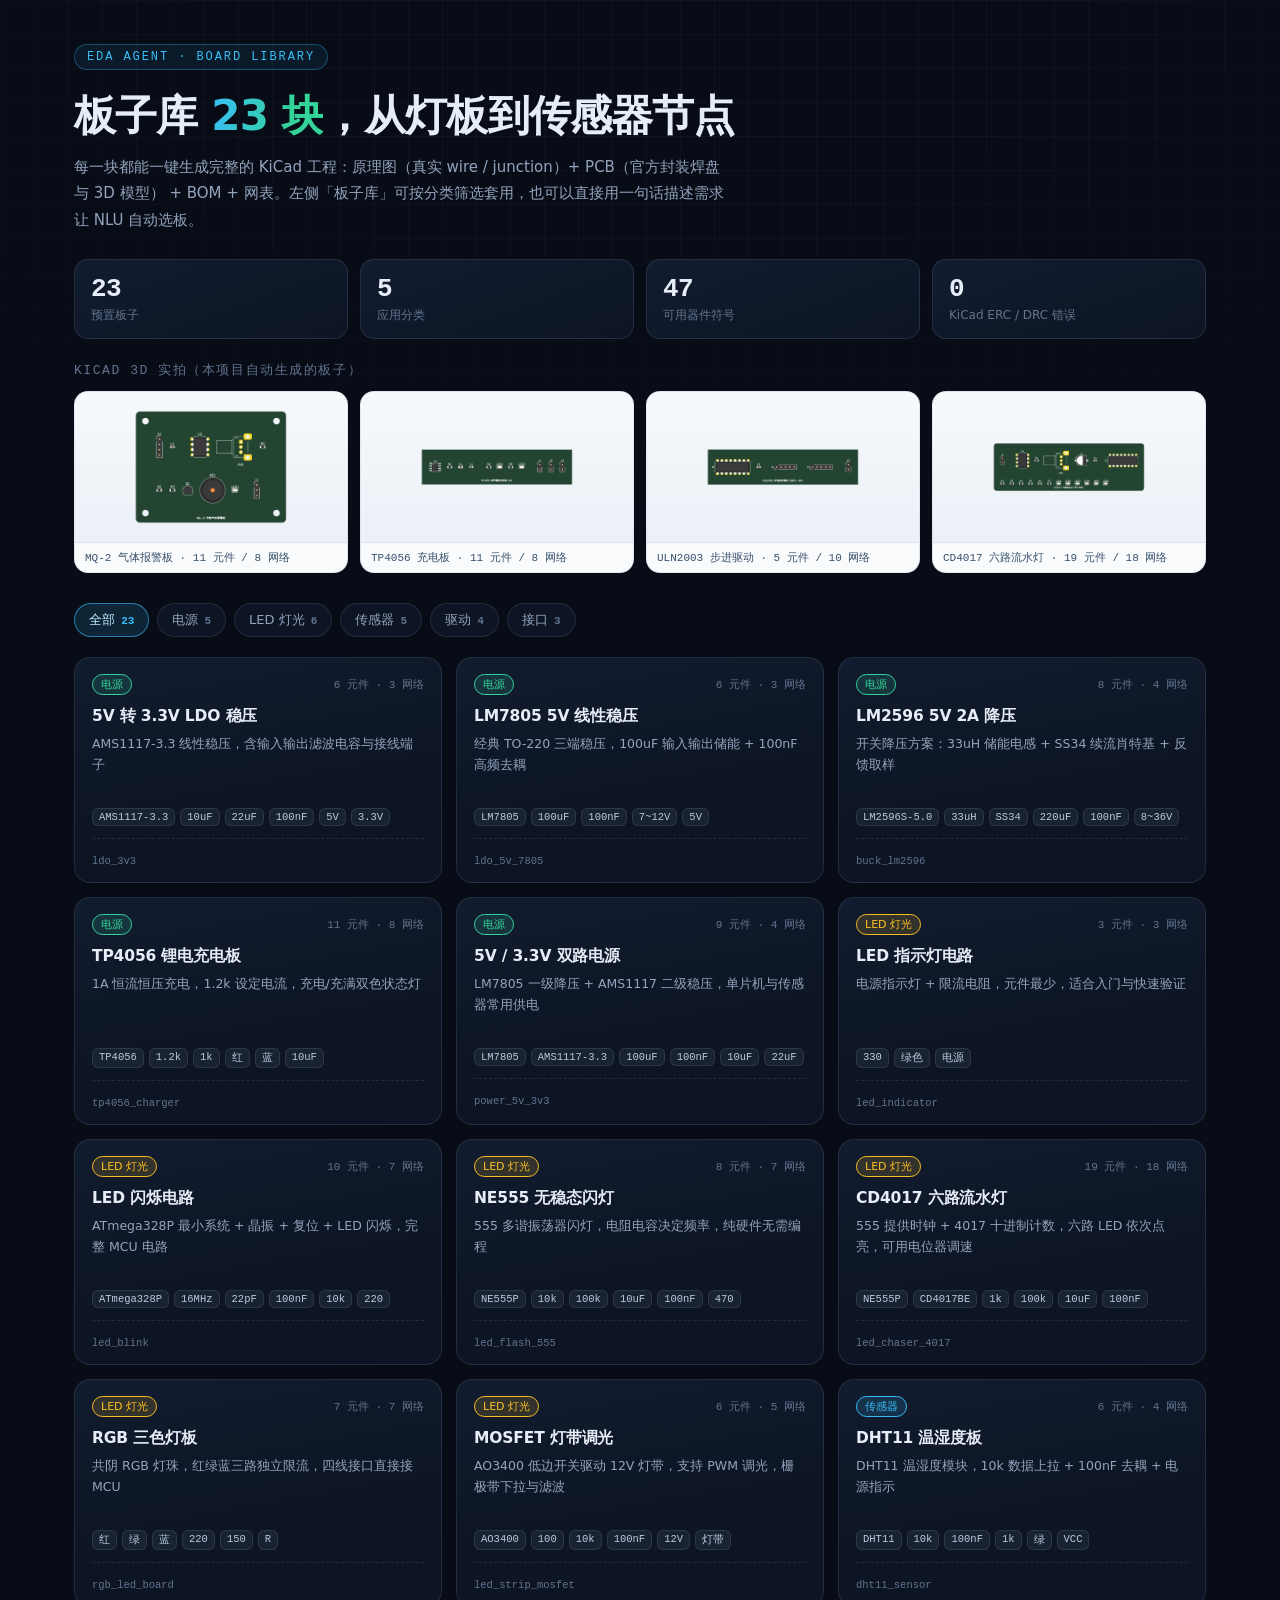
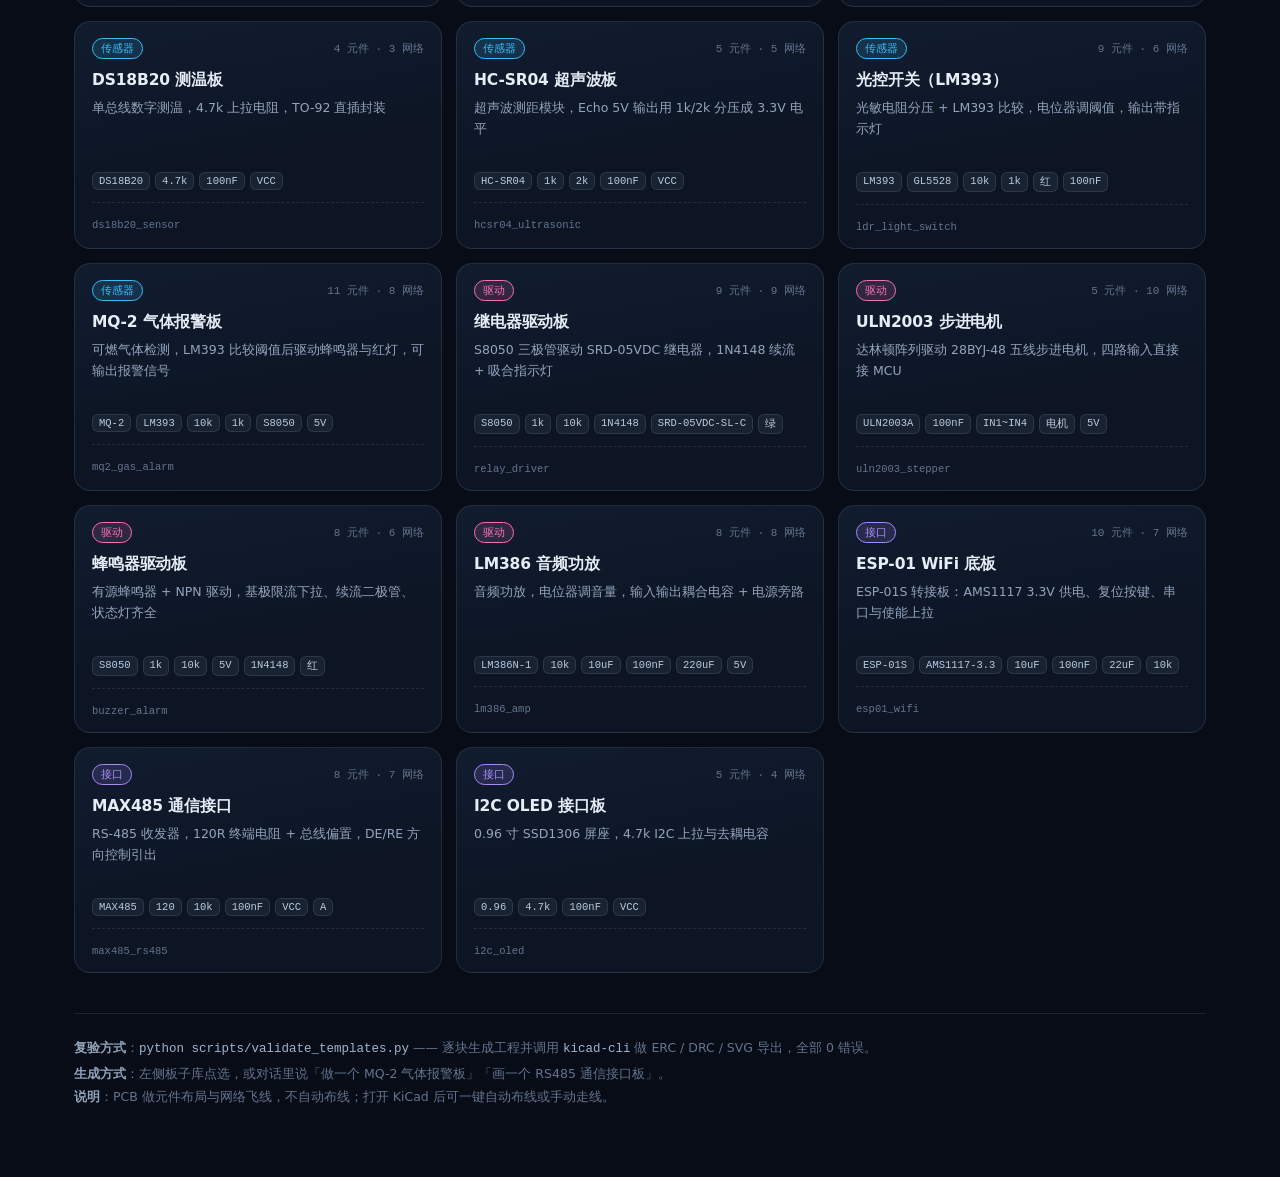
<file: docs/board-library.html>
<!DOCTYPE html>
<html lang="zh-CN">
<head>
<meta charset="utf-8" />
<meta name="viewport" content="width=device-width, initial-scale=1" />
<title>EDA Agent · 板子库总览（23 块）</title>
<style>
  :root {
    --bg: #070c16; --panel: #0d1524; --panel-2: #111c2f;
    --line: rgba(148,163,184,.16); --text: #e6edf7; --muted: #93a4bd; --dim: #63748e;
    --accent: #38bdf8; --accent-2: #34d399;
    --mono: "JetBrains Mono","Cascadia Mono",Consolas,monospace;
  }
  * { box-sizing: border-box; }
  body {
    margin: 0; background: var(--bg); color: var(--text);
    font-family: "Segoe UI","PingFang SC","Microsoft YaHei",system-ui,sans-serif;
    -webkit-font-smoothing: antialiased;
  }
  body::before {
    content: ""; position: fixed; inset: 0; pointer-events: none; z-index: 0;
    background-image: linear-gradient(rgba(148,163,184,.05) 1px, transparent 1px),
                      linear-gradient(90deg, rgba(148,163,184,.05) 1px, transparent 1px);
    background-size: 34px 34px;
    -webkit-mask-image: radial-gradient(ellipse 80% 60% at 50% 0%, #000 40%, transparent 100%);
    mask-image: radial-gradient(ellipse 80% 60% at 50% 0%, #000 40%, transparent 100%);
  }
  .wrap { position: relative; z-index: 1; max-width: 1180px; margin: 0 auto; padding: 44px 24px 70px; }
  header .eyebrow {
    display: inline-flex; align-items: center; gap: 8px; font-size: 12px; letter-spacing: .16em;
    color: var(--accent); text-transform: uppercase; font-family: var(--mono);
    border: 1px solid rgba(56,189,248,.32); background: rgba(56,189,248,.08);
    padding: 5px 12px; border-radius: 999px;
  }
  h1 { font-size: clamp(28px, 4vw, 42px); margin: 18px 0 10px; letter-spacing: -.02em; }
  h1 em {
    font-style: normal; background: linear-gradient(100deg,#38bdf8,#34d399 70%);
    -webkit-background-clip: text; background-clip: text; color: transparent;
  }
  .lead { color: var(--muted); font-size: 15px; line-height: 1.75; max-width: 660px; margin: 0 0 26px; }
  .stats { display: flex; flex-wrap: wrap; gap: 12px; margin-bottom: 22px; }
  .stat {
    flex: 1 1 150px; background: linear-gradient(160deg, var(--panel-2), var(--panel));
    border: 1px solid var(--line); border-radius: 14px; padding: 14px 16px;
  }
  .stat b { display: block; font-size: 26px; font-family: var(--mono); letter-spacing: -.02em; }
  .stat span { font-size: 12px; color: var(--dim); }
  .shots { display: grid; grid-template-columns: repeat(auto-fit, minmax(220px, 1fr)); gap: 12px; margin: 0 0 30px; }
  .shot {
    margin: 0; border: 1px solid var(--line); border-radius: 14px; overflow: hidden;
    background: linear-gradient(180deg, #f6f9fc, #e9eff6);
  }
  .shot img { width: 100%; height: 150px; object-fit: contain; display: block; }
  .shot figcaption {
    font-size: 11px; color: #38506b; padding: 7px 10px; border-top: 1px solid rgba(148,163,184,.28);
    background: rgba(255,255,255,.72); font-family: var(--mono);
  }
  .section-title { font-size: 13px; letter-spacing: .12em; text-transform: uppercase;
    color: var(--dim); font-family: var(--mono); margin: 2px 0 12px; }
  .tabs { display: flex; flex-wrap: wrap; gap: 8px; margin: 0 0 20px; }
  .tab {
    font: inherit; font-size: 13px; color: var(--muted); cursor: pointer;
    background: var(--panel); border: 1px solid var(--line); border-radius: 999px;
    padding: 7px 14px; transition: .18s;
  }
  .tab b { font-family: var(--mono); font-size: 11px; color: var(--dim); margin-left: 2px; }
  .tab:hover { color: var(--text); border-color: rgba(56,189,248,.45); }
  .tab.active { background: rgba(56,189,248,.14); border-color: rgba(56,189,248,.6); color: #bfe9ff; }
  .tab.active b { color: var(--accent); }
  .grid { display: grid; grid-template-columns: repeat(auto-fill, minmax(300px, 1fr)); gap: 14px; }
  .card {
    position: relative; background: linear-gradient(170deg, var(--panel-2), var(--panel) 60%);
    border: 1px solid var(--line); border-radius: 16px; padding: 16px 17px 14px;
    transition: transform .2s, border-color .2s, box-shadow .2s; overflow: hidden;
  }
  .card::after {
    content: ""; position: absolute; inset: 0 0 auto 0; height: 2px;
    background: linear-gradient(90deg, transparent, var(--accent), transparent);
    opacity: 0; transition: opacity .25s;
  }
  .card:hover {
    transform: translateY(-3px); border-color: rgba(56,189,248,.4);
    box-shadow: 0 16px 40px -22px rgba(56,189,248,.55);
  }
  .card:hover::after { opacity: 1; }
  .card-top { display: flex; justify-content: space-between; align-items: center; gap: 8px; }
  .cat {
    font-size: 11px; color: var(--c); background: var(--s);
    border: 1px solid var(--c); padding: 2px 8px; border-radius: 999px;
  }
  .meta { font-size: 11px; color: var(--dim); font-family: var(--mono); }
  .card h3 { font-size: 15.5px; margin: 11px 0 7px; letter-spacing: -.01em; }
  .card p { font-size: 12.5px; line-height: 1.66; color: var(--muted); margin: 0 0 12px; min-height: 62px; }
  .chips { display: flex; flex-wrap: wrap; gap: 5px; }
  .chip {
    font-size: 10.5px; font-family: var(--mono); color: #b9cbe0;
    background: rgba(148,163,184,.09); border: 1px solid var(--line);
    border-radius: 6px; padding: 2px 6px;
  }
  .card-foot { margin-top: 12px; padding-top: 10px; border-top: 1px dashed var(--line); }
  .card-foot code { font-size: 10.5px; color: var(--dim); font-family: var(--mono); }
  footer {
    margin-top: 40px; padding-top: 22px; border-top: 1px solid var(--line);
    color: var(--dim); font-size: 12.5px; line-height: 1.9;
  }
  footer b { color: var(--muted); font-weight: 600; }
  footer code { color: #9fb6cf; font-family: var(--mono); }
  .hidden { display: none !important; }
</style>
</head>
<body>
<div class="wrap">
  <header>
    <span class="eyebrow">EDA Agent · Board Library</span>
    <h1>板子库 <em>23 块</em>，从灯板到传感器节点</h1>
    <p class="lead">
      每一块都能一键生成完整的 KiCad 工程：原理图（真实 wire / junction）+ PCB（官方封装焊盘与 3D 模型）
      + BOM + 网表。左侧「板子库」可按分类筛选套用，也可以直接用一句话描述需求让 NLU 自动选板。
    </p>
    <div class="stats">
      <div class="stat"><b>23</b><span>预置板子</span></div>
      <div class="stat"><b>5</b><span>应用分类</span></div>
      <div class="stat"><b>47</b><span>可用器件符号</span></div>
      <div class="stat"><b>0</b><span>KiCad ERC / DRC 错误</span></div>
    </div>
  </header>

  <div class="section-title">KiCad 3D 实拍（本项目自动生成的板子）</div>
  <div class="shots">
      <figure class="shot"><img src="img/mq2_gas_alarm.png" alt="MQ-2 气体报警板 · 11 元件 / 8 网络" loading="lazy" />
        <figcaption>MQ-2 气体报警板 · 11 元件 / 8 网络</figcaption></figure>
      <figure class="shot"><img src="img/tp4056_charger.png" alt="TP4056 充电板 · 11 元件 / 8 网络" loading="lazy" />
        <figcaption>TP4056 充电板 · 11 元件 / 8 网络</figcaption></figure>
      <figure class="shot"><img src="img/uln2003_stepper.png" alt="ULN2003 步进驱动 · 5 元件 / 10 网络" loading="lazy" />
        <figcaption>ULN2003 步进驱动 · 5 元件 / 10 网络</figcaption></figure>
      <figure class="shot"><img src="img/led_chaser_4017.png" alt="CD4017 六路流水灯 · 19 元件 / 18 网络" loading="lazy" />
        <figcaption>CD4017 六路流水灯 · 19 元件 / 18 网络</figcaption></figure>
  </div>

  <div class="tabs"><button class="tab active" data-cat="全部">全部 <b>23</b></button><button class="tab" data-cat="电源">电源 <b>5</b></button><button class="tab" data-cat="LED 灯光">LED 灯光 <b>6</b></button><button class="tab" data-cat="传感器">传感器 <b>5</b></button><button class="tab" data-cat="驱动">驱动 <b>4</b></button><button class="tab" data-cat="接口">接口 <b>3</b></button></div>
  <main class="grid">
      <article class="card" data-cat="电源">
        <div class="card-top">
          <span class="cat" style="--c:#34d399;--s:rgba(52,211,153,.14)">电源</span>
          <span class="meta">6 元件 · 3 网络</span>
        </div>
        <h3>5V 转 3.3V LDO 稳压</h3>
        <p>AMS1117-3.3 线性稳压，含输入输出滤波电容与接线端子</p>
        <div class="chips"><span class="chip">AMS1117-3.3</span><span class="chip">10uF</span><span class="chip">22uF</span><span class="chip">100nF</span><span class="chip">5V</span><span class="chip">3.3V</span></div>
        <div class="card-foot"><code>ldo_3v3</code></div>
      </article>
      <article class="card" data-cat="电源">
        <div class="card-top">
          <span class="cat" style="--c:#34d399;--s:rgba(52,211,153,.14)">电源</span>
          <span class="meta">6 元件 · 3 网络</span>
        </div>
        <h3>LM7805 5V 线性稳压</h3>
        <p>经典 TO-220 三端稳压，100uF 输入输出储能 + 100nF 高频去耦</p>
        <div class="chips"><span class="chip">LM7805</span><span class="chip">100uF</span><span class="chip">100nF</span><span class="chip">7~12V</span><span class="chip">5V</span></div>
        <div class="card-foot"><code>ldo_5v_7805</code></div>
      </article>
      <article class="card" data-cat="电源">
        <div class="card-top">
          <span class="cat" style="--c:#34d399;--s:rgba(52,211,153,.14)">电源</span>
          <span class="meta">8 元件 · 4 网络</span>
        </div>
        <h3>LM2596 5V 2A 降压</h3>
        <p>开关降压方案：33uH 储能电感 + SS34 续流肖特基 + 反馈取样</p>
        <div class="chips"><span class="chip">LM2596S-5.0</span><span class="chip">33uH</span><span class="chip">SS34</span><span class="chip">220uF</span><span class="chip">100nF</span><span class="chip">8~36V</span></div>
        <div class="card-foot"><code>buck_lm2596</code></div>
      </article>
      <article class="card" data-cat="电源">
        <div class="card-top">
          <span class="cat" style="--c:#34d399;--s:rgba(52,211,153,.14)">电源</span>
          <span class="meta">11 元件 · 8 网络</span>
        </div>
        <h3>TP4056 锂电充电板</h3>
        <p>1A 恒流恒压充电，1.2k 设定电流，充电/充满双色状态灯</p>
        <div class="chips"><span class="chip">TP4056</span><span class="chip">1.2k</span><span class="chip">1k</span><span class="chip">红</span><span class="chip">蓝</span><span class="chip">10uF</span></div>
        <div class="card-foot"><code>tp4056_charger</code></div>
      </article>
      <article class="card" data-cat="电源">
        <div class="card-top">
          <span class="cat" style="--c:#34d399;--s:rgba(52,211,153,.14)">电源</span>
          <span class="meta">9 元件 · 4 网络</span>
        </div>
        <h3>5V / 3.3V 双路电源</h3>
        <p>LM7805 一级降压 + AMS1117 二级稳压，单片机与传感器常用供电</p>
        <div class="chips"><span class="chip">LM7805</span><span class="chip">AMS1117-3.3</span><span class="chip">100uF</span><span class="chip">100nF</span><span class="chip">10uF</span><span class="chip">22uF</span></div>
        <div class="card-foot"><code>power_5v_3v3</code></div>
      </article>
      <article class="card" data-cat="LED 灯光">
        <div class="card-top">
          <span class="cat" style="--c:#fbbf24;--s:rgba(251,191,36,.14)">LED 灯光</span>
          <span class="meta">3 元件 · 3 网络</span>
        </div>
        <h3>LED 指示灯电路</h3>
        <p>电源指示灯 + 限流电阻，元件最少，适合入门与快速验证</p>
        <div class="chips"><span class="chip">330</span><span class="chip">绿色</span><span class="chip">电源</span></div>
        <div class="card-foot"><code>led_indicator</code></div>
      </article>
      <article class="card" data-cat="LED 灯光">
        <div class="card-top">
          <span class="cat" style="--c:#fbbf24;--s:rgba(251,191,36,.14)">LED 灯光</span>
          <span class="meta">10 元件 · 7 网络</span>
        </div>
        <h3>LED 闪烁电路</h3>
        <p>ATmega328P 最小系统 + 晶振 + 复位 + LED 闪烁，完整 MCU 电路</p>
        <div class="chips"><span class="chip">ATmega328P</span><span class="chip">16MHz</span><span class="chip">22pF</span><span class="chip">100nF</span><span class="chip">10k</span><span class="chip">220</span></div>
        <div class="card-foot"><code>led_blink</code></div>
      </article>
      <article class="card" data-cat="LED 灯光">
        <div class="card-top">
          <span class="cat" style="--c:#fbbf24;--s:rgba(251,191,36,.14)">LED 灯光</span>
          <span class="meta">8 元件 · 7 网络</span>
        </div>
        <h3>NE555 无稳态闪灯</h3>
        <p>555 多谐振荡器闪灯，电阻电容决定频率，纯硬件无需编程</p>
        <div class="chips"><span class="chip">NE555P</span><span class="chip">10k</span><span class="chip">100k</span><span class="chip">10uF</span><span class="chip">100nF</span><span class="chip">470</span></div>
        <div class="card-foot"><code>led_flash_555</code></div>
      </article>
      <article class="card" data-cat="LED 灯光">
        <div class="card-top">
          <span class="cat" style="--c:#fbbf24;--s:rgba(251,191,36,.14)">LED 灯光</span>
          <span class="meta">19 元件 · 18 网络</span>
        </div>
        <h3>CD4017 六路流水灯</h3>
        <p>555 提供时钟 + 4017 十进制计数，六路 LED 依次点亮，可用电位器调速</p>
        <div class="chips"><span class="chip">NE555P</span><span class="chip">CD4017BE</span><span class="chip">1k</span><span class="chip">100k</span><span class="chip">10uF</span><span class="chip">100nF</span></div>
        <div class="card-foot"><code>led_chaser_4017</code></div>
      </article>
      <article class="card" data-cat="LED 灯光">
        <div class="card-top">
          <span class="cat" style="--c:#fbbf24;--s:rgba(251,191,36,.14)">LED 灯光</span>
          <span class="meta">7 元件 · 7 网络</span>
        </div>
        <h3>RGB 三色灯板</h3>
        <p>共阴 RGB 灯珠，红绿蓝三路独立限流，四线接口直接接 MCU</p>
        <div class="chips"><span class="chip">红</span><span class="chip">绿</span><span class="chip">蓝</span><span class="chip">220</span><span class="chip">150</span><span class="chip">R</span></div>
        <div class="card-foot"><code>rgb_led_board</code></div>
      </article>
      <article class="card" data-cat="LED 灯光">
        <div class="card-top">
          <span class="cat" style="--c:#fbbf24;--s:rgba(251,191,36,.14)">LED 灯光</span>
          <span class="meta">6 元件 · 5 网络</span>
        </div>
        <h3>MOSFET 灯带调光</h3>
        <p>AO3400 低边开关驱动 12V 灯带，支持 PWM 调光，栅极带下拉与滤波</p>
        <div class="chips"><span class="chip">AO3400</span><span class="chip">100</span><span class="chip">10k</span><span class="chip">100nF</span><span class="chip">12V</span><span class="chip">灯带</span></div>
        <div class="card-foot"><code>led_strip_mosfet</code></div>
      </article>
      <article class="card" data-cat="传感器">
        <div class="card-top">
          <span class="cat" style="--c:#38bdf8;--s:rgba(56,189,248,.14)">传感器</span>
          <span class="meta">6 元件 · 4 网络</span>
        </div>
        <h3>DHT11 温湿度板</h3>
        <p>DHT11 温湿度模块，10k 数据上拉 + 100nF 去耦 + 电源指示</p>
        <div class="chips"><span class="chip">DHT11</span><span class="chip">10k</span><span class="chip">100nF</span><span class="chip">1k</span><span class="chip">绿</span><span class="chip">VCC</span></div>
        <div class="card-foot"><code>dht11_sensor</code></div>
      </article>
      <article class="card" data-cat="传感器">
        <div class="card-top">
          <span class="cat" style="--c:#38bdf8;--s:rgba(56,189,248,.14)">传感器</span>
          <span class="meta">4 元件 · 3 网络</span>
        </div>
        <h3>DS18B20 测温板</h3>
        <p>单总线数字测温，4.7k 上拉电阻，TO-92 直插封装</p>
        <div class="chips"><span class="chip">DS18B20</span><span class="chip">4.7k</span><span class="chip">100nF</span><span class="chip">VCC</span></div>
        <div class="card-foot"><code>ds18b20_sensor</code></div>
      </article>
      <article class="card" data-cat="传感器">
        <div class="card-top">
          <span class="cat" style="--c:#38bdf8;--s:rgba(56,189,248,.14)">传感器</span>
          <span class="meta">5 元件 · 5 网络</span>
        </div>
        <h3>HC-SR04 超声波板</h3>
        <p>超声波测距模块，Echo 5V 输出用 1k/2k 分压成 3.3V 电平</p>
        <div class="chips"><span class="chip">HC-SR04</span><span class="chip">1k</span><span class="chip">2k</span><span class="chip">100nF</span><span class="chip">VCC</span></div>
        <div class="card-foot"><code>hcsr04_ultrasonic</code></div>
      </article>
      <article class="card" data-cat="传感器">
        <div class="card-top">
          <span class="cat" style="--c:#38bdf8;--s:rgba(56,189,248,.14)">传感器</span>
          <span class="meta">9 元件 · 6 网络</span>
        </div>
        <h3>光控开关（LM393）</h3>
        <p>光敏电阻分压 + LM393 比较，电位器调阈值，输出带指示灯</p>
        <div class="chips"><span class="chip">LM393</span><span class="chip">GL5528</span><span class="chip">10k</span><span class="chip">1k</span><span class="chip">红</span><span class="chip">100nF</span></div>
        <div class="card-foot"><code>ldr_light_switch</code></div>
      </article>
      <article class="card" data-cat="传感器">
        <div class="card-top">
          <span class="cat" style="--c:#38bdf8;--s:rgba(56,189,248,.14)">传感器</span>
          <span class="meta">11 元件 · 8 网络</span>
        </div>
        <h3>MQ-2 气体报警板</h3>
        <p>可燃气体检测，LM393 比较阈值后驱动蜂鸣器与红灯，可输出报警信号</p>
        <div class="chips"><span class="chip">MQ-2</span><span class="chip">LM393</span><span class="chip">10k</span><span class="chip">1k</span><span class="chip">S8050</span><span class="chip">5V</span></div>
        <div class="card-foot"><code>mq2_gas_alarm</code></div>
      </article>
      <article class="card" data-cat="驱动">
        <div class="card-top">
          <span class="cat" style="--c:#f472b6;--s:rgba(244,114,182,.14)">驱动</span>
          <span class="meta">9 元件 · 9 网络</span>
        </div>
        <h3>继电器驱动板</h3>
        <p>S8050 三极管驱动 SRD-05VDC 继电器，1N4148 续流 + 吸合指示灯</p>
        <div class="chips"><span class="chip">S8050</span><span class="chip">1k</span><span class="chip">10k</span><span class="chip">1N4148</span><span class="chip">SRD-05VDC-SL-C</span><span class="chip">绿</span></div>
        <div class="card-foot"><code>relay_driver</code></div>
      </article>
      <article class="card" data-cat="驱动">
        <div class="card-top">
          <span class="cat" style="--c:#f472b6;--s:rgba(244,114,182,.14)">驱动</span>
          <span class="meta">5 元件 · 10 网络</span>
        </div>
        <h3>ULN2003 步进电机</h3>
        <p>达林顿阵列驱动 28BYJ-48 五线步进电机，四路输入直接接 MCU</p>
        <div class="chips"><span class="chip">ULN2003A</span><span class="chip">100nF</span><span class="chip">IN1~IN4</span><span class="chip">电机</span><span class="chip">5V</span></div>
        <div class="card-foot"><code>uln2003_stepper</code></div>
      </article>
      <article class="card" data-cat="驱动">
        <div class="card-top">
          <span class="cat" style="--c:#f472b6;--s:rgba(244,114,182,.14)">驱动</span>
          <span class="meta">8 元件 · 6 网络</span>
        </div>
        <h3>蜂鸣器驱动板</h3>
        <p>有源蜂鸣器 + NPN 驱动，基极限流下拉、续流二极管、状态灯齐全</p>
        <div class="chips"><span class="chip">S8050</span><span class="chip">1k</span><span class="chip">10k</span><span class="chip">5V</span><span class="chip">1N4148</span><span class="chip">红</span></div>
        <div class="card-foot"><code>buzzer_alarm</code></div>
      </article>
      <article class="card" data-cat="驱动">
        <div class="card-top">
          <span class="cat" style="--c:#f472b6;--s:rgba(244,114,182,.14)">驱动</span>
          <span class="meta">8 元件 · 8 网络</span>
        </div>
        <h3>LM386 音频功放</h3>
        <p>音频功放，电位器调音量，输入输出耦合电容 + 电源旁路</p>
        <div class="chips"><span class="chip">LM386N-1</span><span class="chip">10k</span><span class="chip">10uF</span><span class="chip">100nF</span><span class="chip">220uF</span><span class="chip">5V</span></div>
        <div class="card-foot"><code>lm386_amp</code></div>
      </article>
      <article class="card" data-cat="接口">
        <div class="card-top">
          <span class="cat" style="--c:#a78bfa;--s:rgba(167,139,250,.14)">接口</span>
          <span class="meta">10 元件 · 7 网络</span>
        </div>
        <h3>ESP-01 WiFi 底板</h3>
        <p>ESP-01S 转接板：AMS1117 3.3V 供电、复位按键、串口与使能上拉</p>
        <div class="chips"><span class="chip">ESP-01S</span><span class="chip">AMS1117-3.3</span><span class="chip">10uF</span><span class="chip">100nF</span><span class="chip">22uF</span><span class="chip">10k</span></div>
        <div class="card-foot"><code>esp01_wifi</code></div>
      </article>
      <article class="card" data-cat="接口">
        <div class="card-top">
          <span class="cat" style="--c:#a78bfa;--s:rgba(167,139,250,.14)">接口</span>
          <span class="meta">8 元件 · 7 网络</span>
        </div>
        <h3>MAX485 通信接口</h3>
        <p>RS-485 收发器，120R 终端电阻 + 总线偏置，DE/RE 方向控制引出</p>
        <div class="chips"><span class="chip">MAX485</span><span class="chip">120</span><span class="chip">10k</span><span class="chip">100nF</span><span class="chip">VCC</span><span class="chip">A</span></div>
        <div class="card-foot"><code>max485_rs485</code></div>
      </article>
      <article class="card" data-cat="接口">
        <div class="card-top">
          <span class="cat" style="--c:#a78bfa;--s:rgba(167,139,250,.14)">接口</span>
          <span class="meta">5 元件 · 4 网络</span>
        </div>
        <h3>I2C OLED 接口板</h3>
        <p>0.96 寸 SSD1306 屏座，4.7k I2C 上拉与去耦电容</p>
        <div class="chips"><span class="chip">0.96</span><span class="chip">4.7k</span><span class="chip">100nF</span><span class="chip">VCC</span></div>
        <div class="card-foot"><code>i2c_oled</code></div>
      </article>
  </main>

  <footer>
    <b>复验方式</b>：<code>python scripts/validate_templates.py</code> —— 逐块生成工程并调用
    <code>kicad-cli</code> 做 ERC / DRC / SVG 导出，全部 0 错误。<br />
    <b>生成方式</b>：左侧板子库点选，或对话里说「做一个 MQ-2 气体报警板」「画一个 RS485 通信接口板」。<br />
    <b>说明</b>：PCB 做元件布局与网络飞线，不自动布线；打开 KiCad 后可一键自动布线或手动走线。
  </footer>
</div>
<script>
  var tabs = document.querySelectorAll('.tab');
  var cards = document.querySelectorAll('.card');
  tabs.forEach(function (t) {
    t.addEventListener('click', function () {
      tabs.forEach(function (x) { x.classList.remove('active'); });
      t.classList.add('active');
      var c = t.dataset.cat;
      cards.forEach(function (card) {
        card.classList.toggle('hidden', c !== '全部' && card.dataset.cat !== c);
      });
    });
  });
</script>
</body>
</html>
</file>
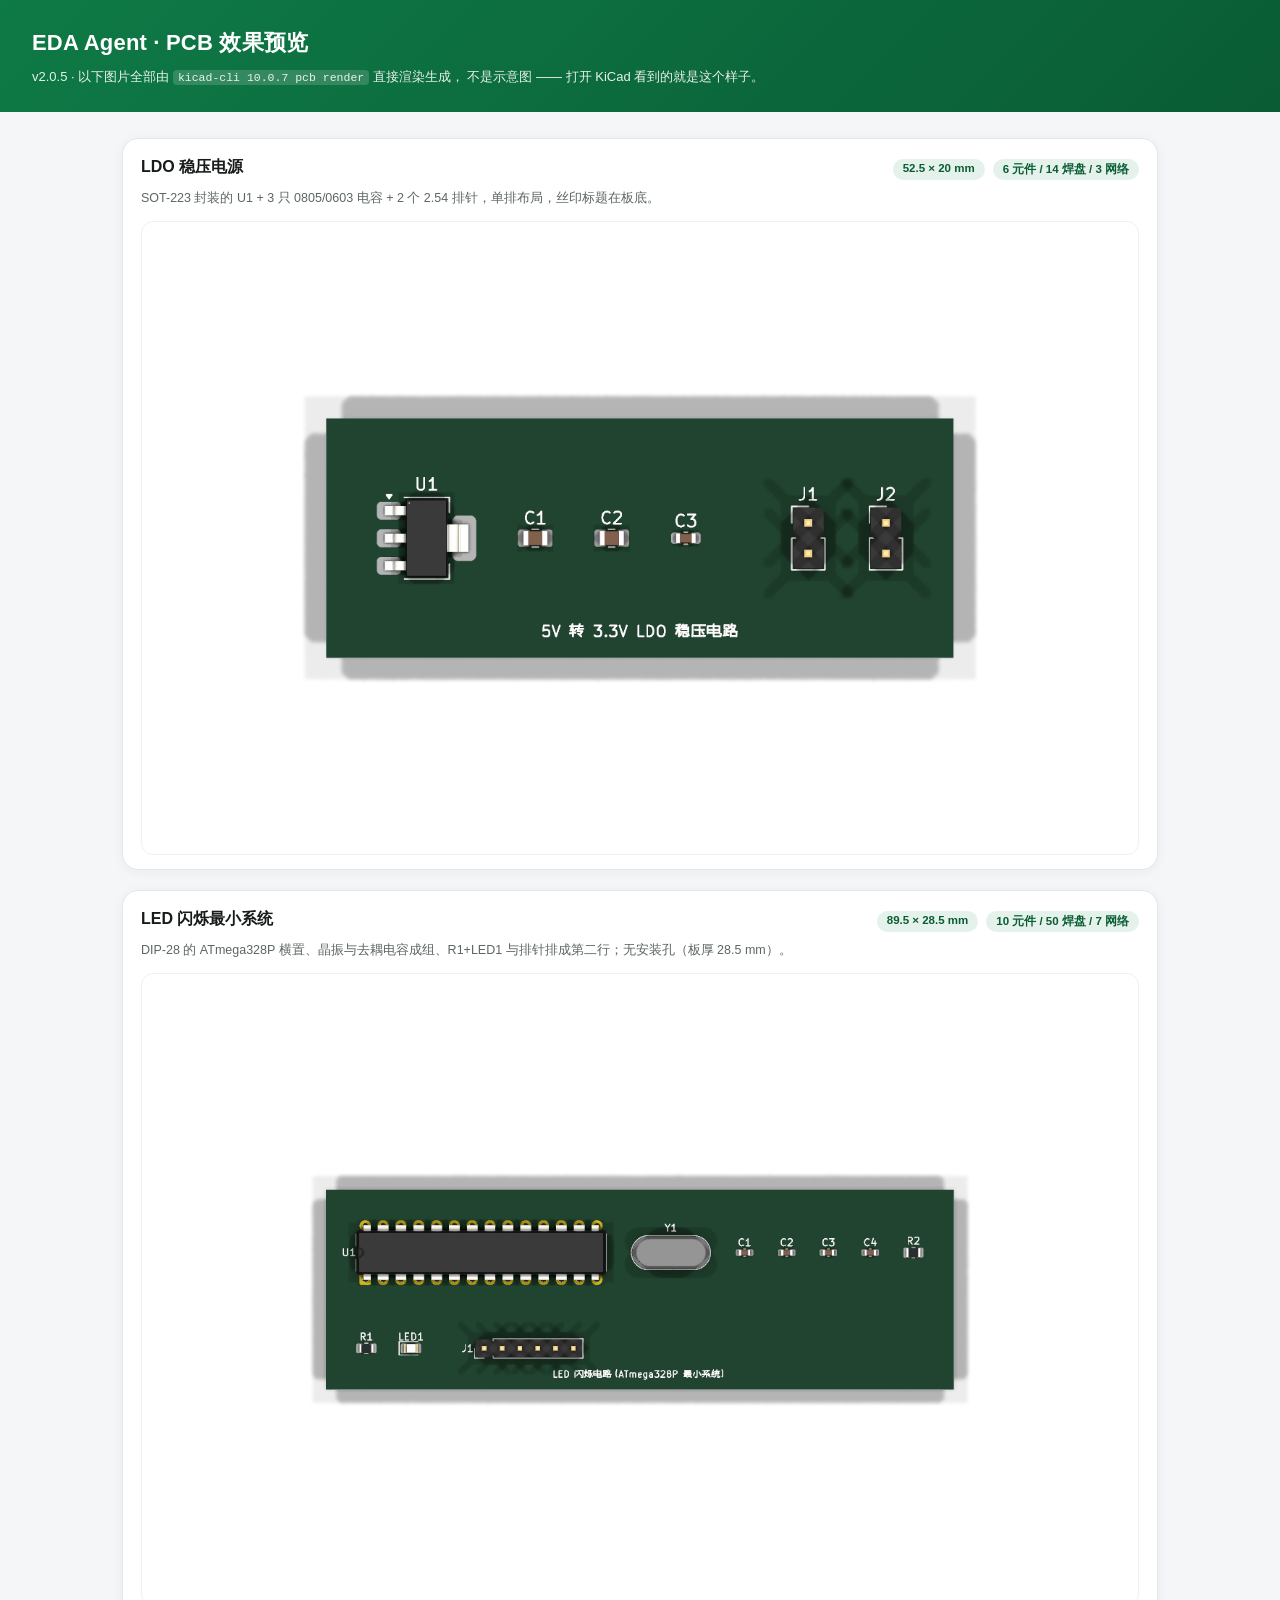
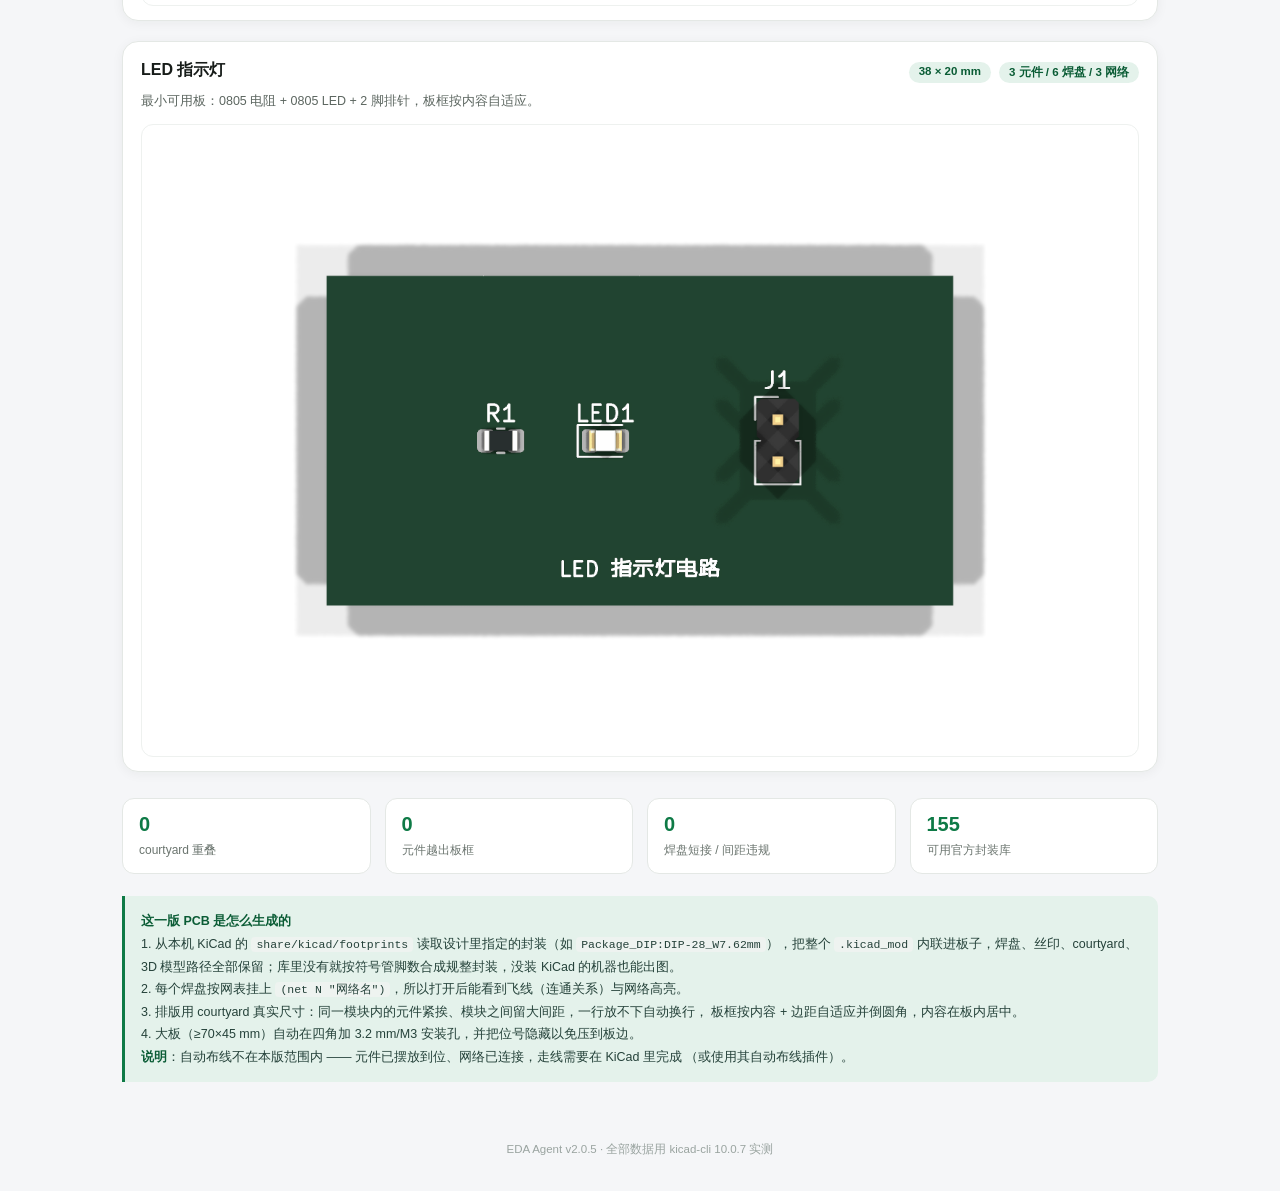
<file: docs/pcb-preview.html>
<!DOCTYPE html>
<html lang="zh-CN">
<head>
<meta charset="utf-8"/>
<meta name="viewport" content="width=device-width,initial-scale=1"/>
<title>EDA Agent · PCB 效果预览 v2.0.5</title>
<style>
  * { box-sizing: border-box; }
  body { margin:0; background:#F5F6F8; color:#171C19;
         font-family:'Segoe UI','PingFang SC','Microsoft YaHei',sans-serif; }
  header { background:linear-gradient(135deg,#0E7A46,#0A5C35); color:#fff; padding:28px 32px 24px; }
  header h1 { margin:0 0 8px; font-size:22px; letter-spacing:.2px; }
  header p { margin:0; font-size:13px; opacity:.9; line-height:1.7; }
  main { max-width:1080px; margin:0 auto; padding:26px 22px 60px; }
  .card { background:#fff; border:1px solid #E4E8E5; border-radius:16px; padding:18px 18px 14px;
           margin-bottom:20px; box-shadow:0 2px 12px rgba(16,32,24,.05); }
  .card-head { display:flex; align-items:baseline; justify-content:space-between; gap:12px; flex-wrap:wrap; }
  .card h2 { margin:0; font-size:16px; }
  .meta { display:flex; gap:8px; }
  .pill { background:#E4F2EB; color:#0A5C35; border-radius:999px; padding:3px 10px; font-size:11.5px; font-weight:600; }
  .desc { margin:8px 0 12px; color:#5C6660; font-size:12.5px; line-height:1.7; }
  .shot { border:1px solid #EEF1EF; border-radius:12px; overflow:hidden; background:#fff; }
  .shot img { display:block; width:100%; height:auto; }
  .grid { display:grid; grid-template-columns:repeat(auto-fit,minmax(240px,1fr)); gap:14px; margin:26px 0 8px; }
  .stat { background:#fff; border:1px solid #E4E8E5; border-radius:12px; padding:14px 16px; }
  .stat b { display:block; font-size:20px; color:#0E7A46; margin-bottom:4px; }
  .stat span { font-size:12px; color:#6B756F; }
  .note { background:#E4F2EB; border-left:3px solid #0E7A46; padding:14px 16px;
           border-radius:0 10px 10px 0; font-size:12.5px; line-height:1.8; color:#25423A; margin-top:22px; }
  .note b { color:#0A5C35; }
  footer { text-align:center; color:#9AA4A0; font-size:11.5px; padding:0 0 34px; }
  code { background:#EEF3F0; border-radius:4px; padding:1px 5px; font-size:11.5px; }
</style>
</head>
<body>
<header>
  <h1>EDA Agent · PCB 效果预览</h1>
  <p>v2.0.5 · 以下图片全部由 <code style="background:rgba(255,255,255,.18);color:#fff">kicad-cli 10.0.7 pcb render</code> 直接渲染生成，
  不是示意图 —— 打开 KiCad 看到的就是这个样子。</p>
</header>
<main>

    <section class="card">
      <div class="card-head">
        <h2>LDO 稳压电源</h2>
        <div class="meta"><span class="pill">52.5 × 20 mm</span><span class="pill">6 元件 / 14 焊盘 / 3 网络</span></div>
      </div>
      <p class="desc">SOT-223 封装的 U1 + 3 只 0805/0603 电容 + 2 个 2.54 排针，单排布局，丝印标题在板底。</p>
      <div class="shot"><img src="[data-uri]" alt="LDO 稳压电源 3D 渲染"/></div>
    </section>
    <section class="card">
      <div class="card-head">
        <h2>LED 闪烁最小系统</h2>
        <div class="meta"><span class="pill">89.5 × 28.5 mm</span><span class="pill">10 元件 / 50 焊盘 / 7 网络</span></div>
      </div>
      <p class="desc">DIP-28 的 ATmega328P 横置、晶振与去耦电容成组、R1+LED1 与排针排成第二行；无安装孔（板厚 28.5 mm）。</p>
      <div class="shot"><img src="[data-uri]" alt="LED 闪烁最小系统 3D 渲染"/></div>
    </section>
    <section class="card">
      <div class="card-head">
        <h2>LED 指示灯</h2>
        <div class="meta"><span class="pill">38 × 20 mm</span><span class="pill">3 元件 / 6 焊盘 / 3 网络</span></div>
      </div>
      <p class="desc">最小可用板：0805 电阻 + 0805 LED + 2 脚排针，板框按内容自适应。</p>
      <div class="shot"><img src="[data-uri]" alt="LED 指示灯 3D 渲染"/></div>
    </section>

  <div class="grid">
    <div class="stat"><b>0</b><span>courtyard 重叠</span></div>
    <div class="stat"><b>0</b><span>元件越出板框</span></div>
    <div class="stat"><b>0</b><span>焊盘短接 / 间距违规</span></div>
    <div class="stat"><b>155</b><span>可用官方封装库</span></div>
  </div>

  <div class="note">
    <b>这一版 PCB 是怎么生成的</b><br/>
    1. 从本机 KiCad 的 <code>share/kicad/footprints</code> 读取设计里指定的封装（如
    <code>Package_DIP:DIP-28_W7.62mm</code>），把整个 <code>.kicad_mod</code> 内联进板子，焊盘、丝印、courtyard、
    3D 模型路径全部保留；库里没有就按符号管脚数合成规整封装，没装 KiCad 的机器也能出图。<br/>
    2. 每个焊盘按网表挂上 <code>(net N "网络名")</code>，所以打开后能看到飞线（连通关系）与网络高亮。<br/>
    3. 排版用 courtyard 真实尺寸：同一模块内的元件紧挨、模块之间留大间距，一行放不下自动换行，
    板框按内容 + 边距自适应并倒圆角，内容在板内居中。<br/>
    4. 大板（≥70×45 mm）自动在四角加 3.2 mm/M3 安装孔，并把位号隐藏以免压到板边。<br/>
    <b>说明</b>：自动布线不在本版范围内 —— 元件已摆放到位、网络已连接，走线需要在 KiCad 里完成
    （或使用其自动布线插件）。
  </div>
</main>
<footer>EDA Agent v2.0.5 · 全部数据用 kicad-cli 10.0.7 实测</footer>
</body>
</html>
</file>
